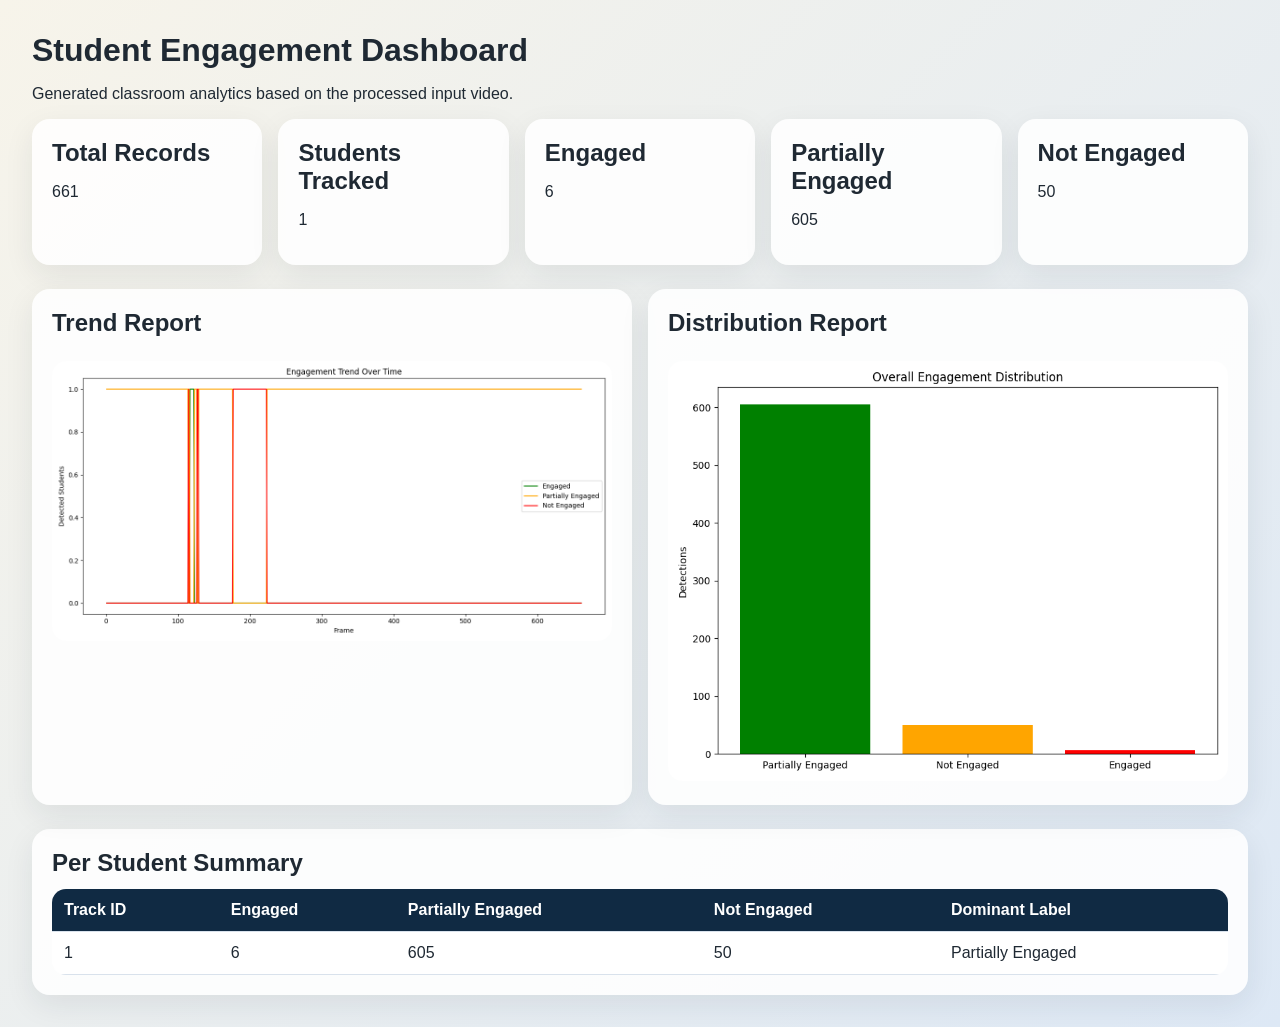
<file: outputs/dashboard.html>
<!DOCTYPE html>
<html lang="en">
<head>
  <meta charset="utf-8">
  <title>Student Engagement Dashboard</title>
  <style>
    body {
      font-family: "Segoe UI", sans-serif;
      margin: 0;
      padding: 32px;
      background: linear-gradient(135deg, #f7f4ea 0%, #dde8f5 100%);
      color: #1f2933;
    }
    h1, h2 { margin: 0 0 12px; }
    .grid {
      display: grid;
      grid-template-columns: repeat(auto-fit, minmax(220px, 1fr));
      gap: 16px;
      margin-bottom: 24px;
    }
    .card {
      background: rgba(255, 255, 255, 0.88);
      border-radius: 18px;
      padding: 20px;
      box-shadow: 0 10px 30px rgba(31, 41, 51, 0.08);
    }
    img {
      max-width: 100%;
      border-radius: 14px;
      margin-top: 12px;
    }
    table {
      width: 100%;
      border-collapse: collapse;
      background: rgba(255, 255, 255, 0.9);
      border-radius: 14px;
      overflow: hidden;
    }
    th, td {
      padding: 12px;
      border-bottom: 1px solid #d9e2ec;
      text-align: left;
    }
    th { background: #102a43; color: white; }
  </style>
</head>
<body>
  <h1>Student Engagement Dashboard</h1>
  <p>Generated classroom analytics based on the processed input video.</p>
  <div class="grid">
    <div class="card"><h2>Total Records</h2><p>661</p></div>
    <div class="card"><h2>Students Tracked</h2><p>1</p></div>
    <div class="card"><h2>Engaged</h2><p>6</p></div>
    <div class="card"><h2>Partially Engaged</h2><p>605</p></div>
    <div class="card"><h2>Not Engaged</h2><p>50</p></div>
  </div>
  <div class="grid">
    <div class="card">
      <h2>Trend Report</h2>
      <img src="engagement_trend.png" alt="Engagement trend chart">
    </div>
    <div class="card">
      <h2>Distribution Report</h2>
      <img src="engagement_distribution.png" alt="Engagement distribution chart">
    </div>
  </div>
  <div class="card">
    <h2>Per Student Summary</h2>
    <table>
      <thead>
        <tr>
          <th>Track ID</th>
          <th>Engaged</th>
          <th>Partially Engaged</th>
          <th>Not Engaged</th>
          <th>Dominant Label</th>
        </tr>
      </thead>
      <tbody>
        <tr><td>1</td><td>6</td><td>605</td><td>50</td><td>Partially Engaged</td></tr>
      </tbody>
    </table>
  </div>
</body>
</html>
</file>
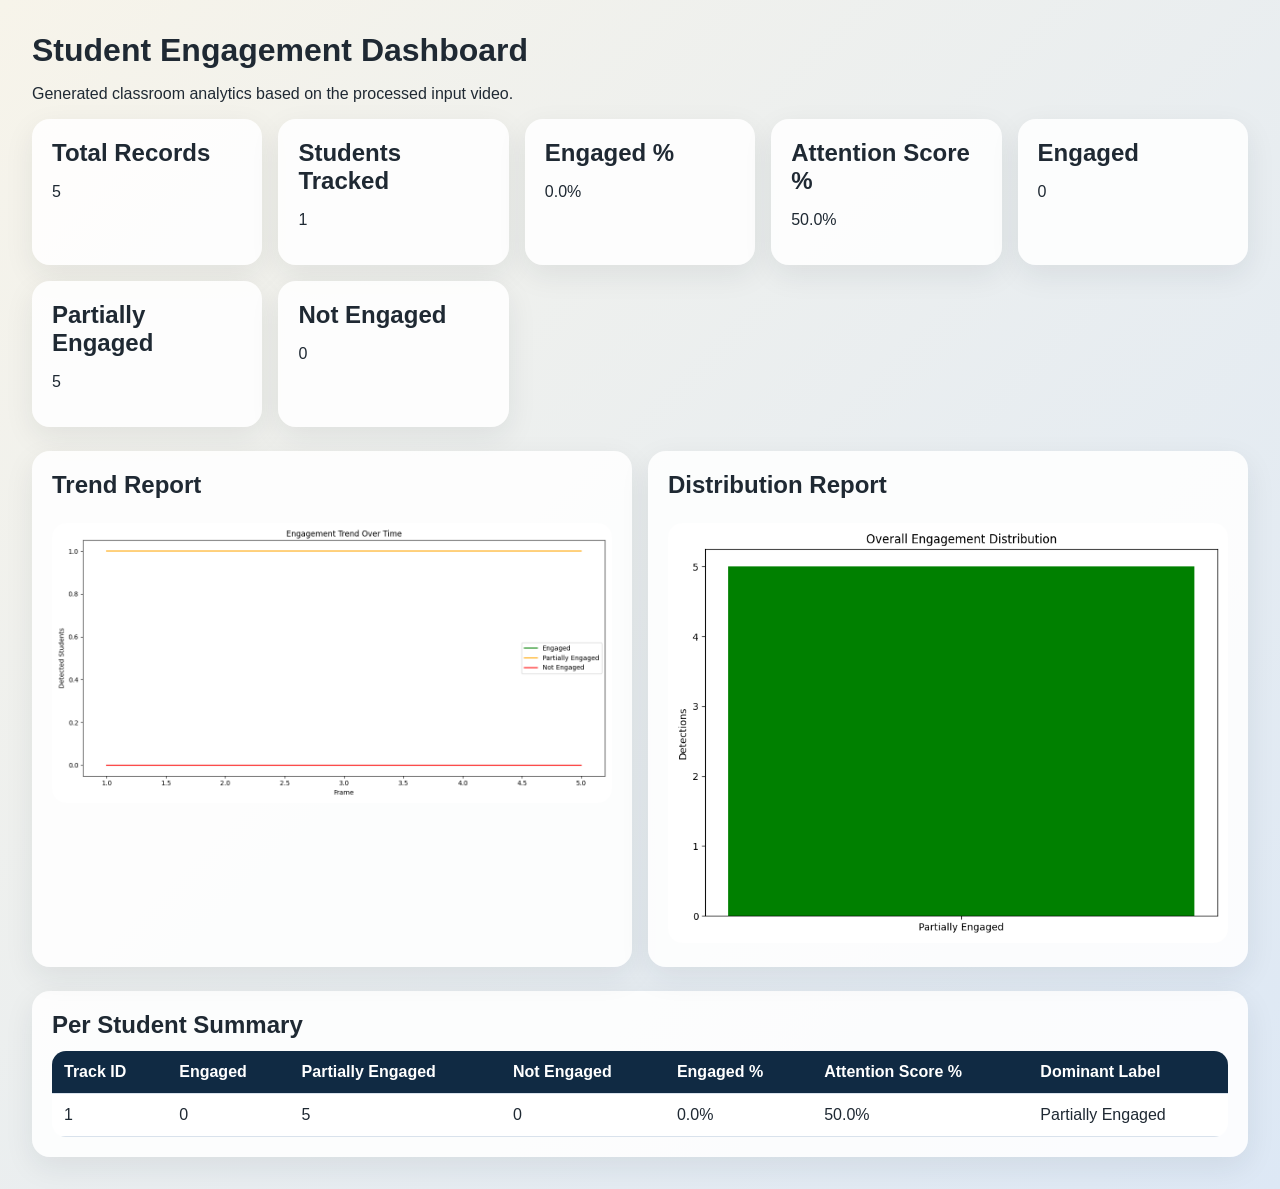
<file: outputs/codec_test/dashboard.html>
<!DOCTYPE html>
<html lang="en">
<head>
  <meta charset="utf-8">
  <title>Student Engagement Dashboard</title>
  <style>
    body {
      font-family: "Segoe UI", sans-serif;
      margin: 0;
      padding: 32px;
      background: linear-gradient(135deg, #f7f4ea 0%, #dde8f5 100%);
      color: #1f2933;
    }
    h1, h2 { margin: 0 0 12px; }
    .grid {
      display: grid;
      grid-template-columns: repeat(auto-fit, minmax(220px, 1fr));
      gap: 16px;
      margin-bottom: 24px;
    }
    .card {
      background: rgba(255, 255, 255, 0.88);
      border-radius: 18px;
      padding: 20px;
      box-shadow: 0 10px 30px rgba(31, 41, 51, 0.08);
    }
    img {
      max-width: 100%;
      border-radius: 14px;
      margin-top: 12px;
    }
    table {
      width: 100%;
      border-collapse: collapse;
      background: rgba(255, 255, 255, 0.9);
      border-radius: 14px;
      overflow: hidden;
    }
    th, td {
      padding: 12px;
      border-bottom: 1px solid #d9e2ec;
      text-align: left;
    }
    th { background: #102a43; color: white; }
  </style>
</head>
<body>
  <h1>Student Engagement Dashboard</h1>
  <p>Generated classroom analytics based on the processed input video.</p>
    <div class="grid">
    <div class="card"><h2>Total Records</h2><p>5</p></div>
    <div class="card"><h2>Students Tracked</h2><p>1</p></div>
    <div class="card"><h2>Engaged %</h2><p>0.0%</p></div>
    <div class="card"><h2>Attention Score %</h2><p>50.0%</p></div>
    <div class="card"><h2>Engaged</h2><p>0</p></div>
    <div class="card"><h2>Partially Engaged</h2><p>5</p></div>
    <div class="card"><h2>Not Engaged</h2><p>0</p></div>
  </div>
  <div class="grid">
    <div class="card">
      <h2>Trend Report</h2>
      <img src="engagement_trend.png" alt="Engagement trend chart">
    </div>
    <div class="card">
      <h2>Distribution Report</h2>
      <img src="engagement_distribution.png" alt="Engagement distribution chart">
    </div>
  </div>
  <div class="card">
    <h2>Per Student Summary</h2>
    <table>
      <thead>
        <tr>
          <th>Track ID</th>
          <th>Engaged</th>
          <th>Partially Engaged</th>
          <th>Not Engaged</th>
          <th>Engaged %</th>
          <th>Attention Score %</th>
          <th>Dominant Label</th>
        </tr>
      </thead>
      <tbody>
        <tr><td>1</td><td>0</td><td>5</td><td>0</td><td>0.0%</td><td>50.0%</td><td>Partially Engaged</td></tr>
      </tbody>
    </table>
  </div>
</body>
</html>
</file>
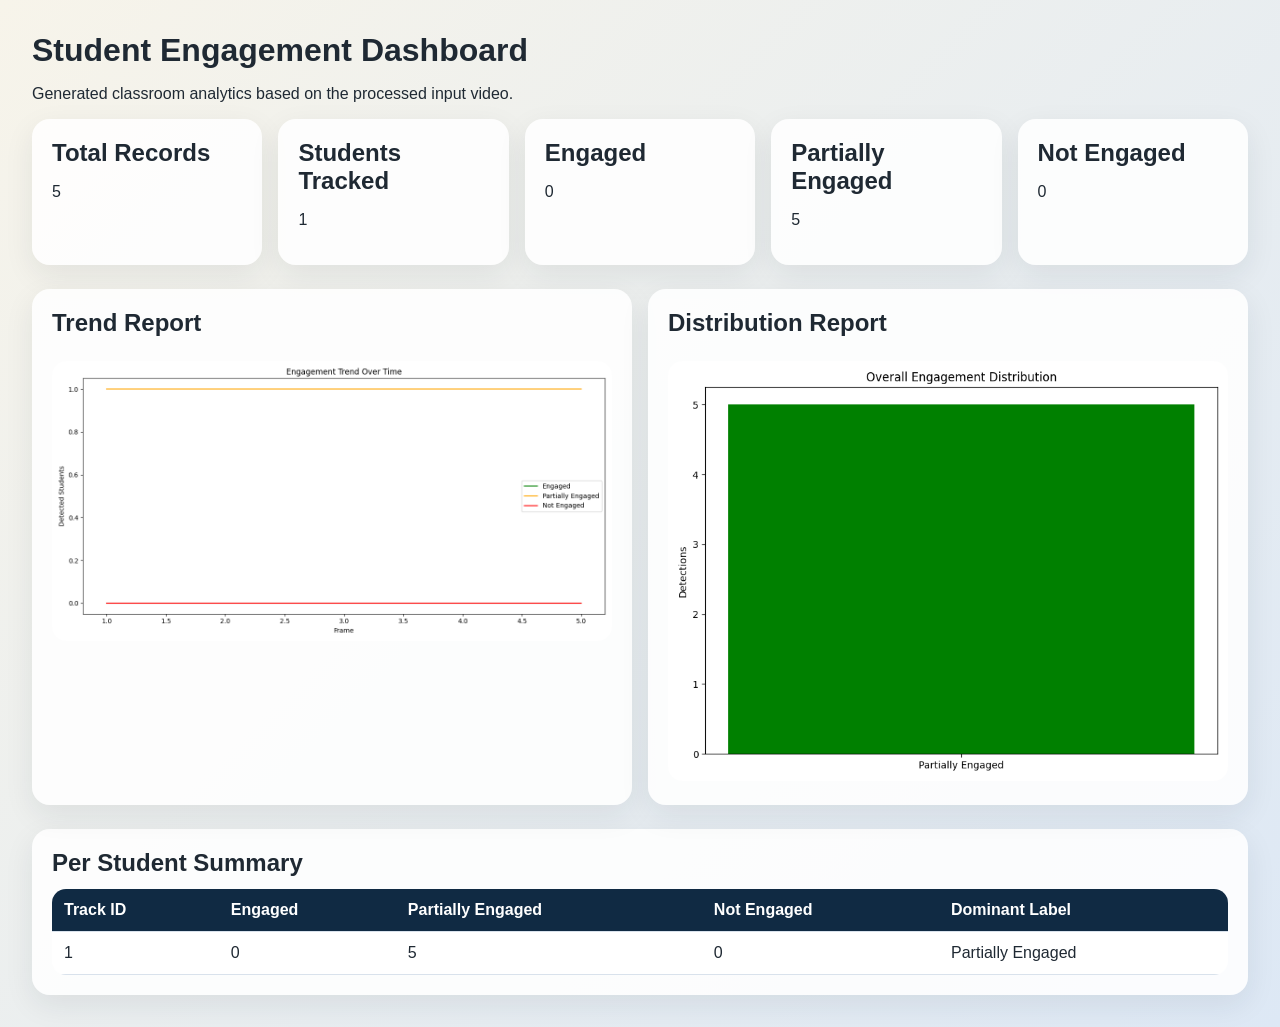
<file: outputs/web_test/dashboard.html>
<!DOCTYPE html>
<html lang="en">
<head>
  <meta charset="utf-8">
  <title>Student Engagement Dashboard</title>
  <style>
    body {
      font-family: "Segoe UI", sans-serif;
      margin: 0;
      padding: 32px;
      background: linear-gradient(135deg, #f7f4ea 0%, #dde8f5 100%);
      color: #1f2933;
    }
    h1, h2 { margin: 0 0 12px; }
    .grid {
      display: grid;
      grid-template-columns: repeat(auto-fit, minmax(220px, 1fr));
      gap: 16px;
      margin-bottom: 24px;
    }
    .card {
      background: rgba(255, 255, 255, 0.88);
      border-radius: 18px;
      padding: 20px;
      box-shadow: 0 10px 30px rgba(31, 41, 51, 0.08);
    }
    img {
      max-width: 100%;
      border-radius: 14px;
      margin-top: 12px;
    }
    table {
      width: 100%;
      border-collapse: collapse;
      background: rgba(255, 255, 255, 0.9);
      border-radius: 14px;
      overflow: hidden;
    }
    th, td {
      padding: 12px;
      border-bottom: 1px solid #d9e2ec;
      text-align: left;
    }
    th { background: #102a43; color: white; }
  </style>
</head>
<body>
  <h1>Student Engagement Dashboard</h1>
  <p>Generated classroom analytics based on the processed input video.</p>
  <div class="grid">
    <div class="card"><h2>Total Records</h2><p>5</p></div>
    <div class="card"><h2>Students Tracked</h2><p>1</p></div>
    <div class="card"><h2>Engaged</h2><p>0</p></div>
    <div class="card"><h2>Partially Engaged</h2><p>5</p></div>
    <div class="card"><h2>Not Engaged</h2><p>0</p></div>
  </div>
  <div class="grid">
    <div class="card">
      <h2>Trend Report</h2>
      <img src="engagement_trend.png" alt="Engagement trend chart">
    </div>
    <div class="card">
      <h2>Distribution Report</h2>
      <img src="engagement_distribution.png" alt="Engagement distribution chart">
    </div>
  </div>
  <div class="card">
    <h2>Per Student Summary</h2>
    <table>
      <thead>
        <tr>
          <th>Track ID</th>
          <th>Engaged</th>
          <th>Partially Engaged</th>
          <th>Not Engaged</th>
          <th>Dominant Label</th>
        </tr>
      </thead>
      <tbody>
        <tr><td>1</td><td>0</td><td>5</td><td>0</td><td>Partially Engaged</td></tr>
      </tbody>
    </table>
  </div>
</body>
</html>
</file>
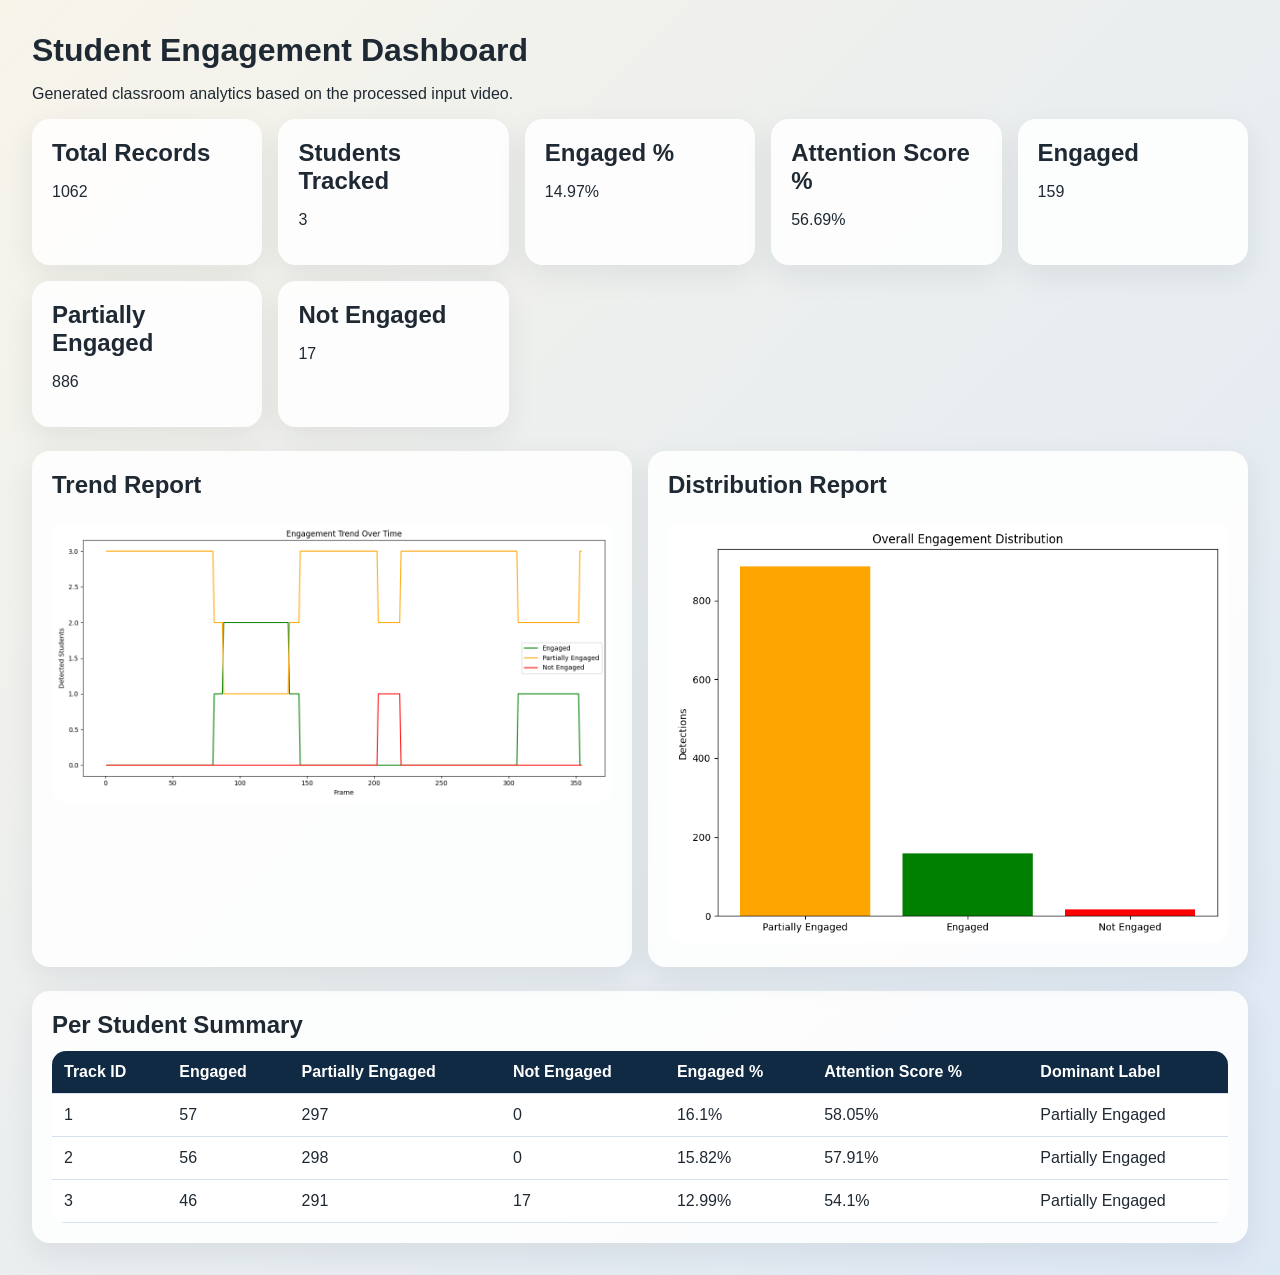
<file: web_runs/3c5d36f193/dashboard.html>
<!DOCTYPE html>
<html lang="en">
<head>
  <meta charset="utf-8">
  <title>Student Engagement Dashboard</title>
  <style>
    body {
      font-family: "Segoe UI", sans-serif;
      margin: 0;
      padding: 32px;
      background: linear-gradient(135deg, #f7f4ea 0%, #dde8f5 100%);
      color: #1f2933;
    }
    h1, h2 { margin: 0 0 12px; }
    .grid {
      display: grid;
      grid-template-columns: repeat(auto-fit, minmax(220px, 1fr));
      gap: 16px;
      margin-bottom: 24px;
    }
    .card {
      background: rgba(255, 255, 255, 0.88);
      border-radius: 18px;
      padding: 20px;
      box-shadow: 0 10px 30px rgba(31, 41, 51, 0.08);
    }
    img {
      max-width: 100%;
      border-radius: 14px;
      margin-top: 12px;
    }
    table {
      width: 100%;
      border-collapse: collapse;
      background: rgba(255, 255, 255, 0.9);
      border-radius: 14px;
      overflow: hidden;
    }
    th, td {
      padding: 12px;
      border-bottom: 1px solid #d9e2ec;
      text-align: left;
    }
    th { background: #102a43; color: white; }
  </style>
</head>
<body>
  <h1>Student Engagement Dashboard</h1>
  <p>Generated classroom analytics based on the processed input video.</p>
    <div class="grid">
    <div class="card"><h2>Total Records</h2><p>1062</p></div>
    <div class="card"><h2>Students Tracked</h2><p>3</p></div>
    <div class="card"><h2>Engaged %</h2><p>14.97%</p></div>
    <div class="card"><h2>Attention Score %</h2><p>56.69%</p></div>
    <div class="card"><h2>Engaged</h2><p>159</p></div>
    <div class="card"><h2>Partially Engaged</h2><p>886</p></div>
    <div class="card"><h2>Not Engaged</h2><p>17</p></div>
  </div>
  <div class="grid">
    <div class="card">
      <h2>Trend Report</h2>
      <img src="engagement_trend.png" alt="Engagement trend chart">
    </div>
    <div class="card">
      <h2>Distribution Report</h2>
      <img src="engagement_distribution.png" alt="Engagement distribution chart">
    </div>
  </div>
  <div class="card">
    <h2>Per Student Summary</h2>
    <table>
      <thead>
        <tr>
          <th>Track ID</th>
          <th>Engaged</th>
          <th>Partially Engaged</th>
          <th>Not Engaged</th>
          <th>Engaged %</th>
          <th>Attention Score %</th>
          <th>Dominant Label</th>
        </tr>
      </thead>
      <tbody>
        <tr><td>1</td><td>57</td><td>297</td><td>0</td><td>16.1%</td><td>58.05%</td><td>Partially Engaged</td></tr><tr><td>2</td><td>56</td><td>298</td><td>0</td><td>15.82%</td><td>57.91%</td><td>Partially Engaged</td></tr><tr><td>3</td><td>46</td><td>291</td><td>17</td><td>12.99%</td><td>54.1%</td><td>Partially Engaged</td></tr>
      </tbody>
    </table>
  </div>
</body>
</html>
</file>
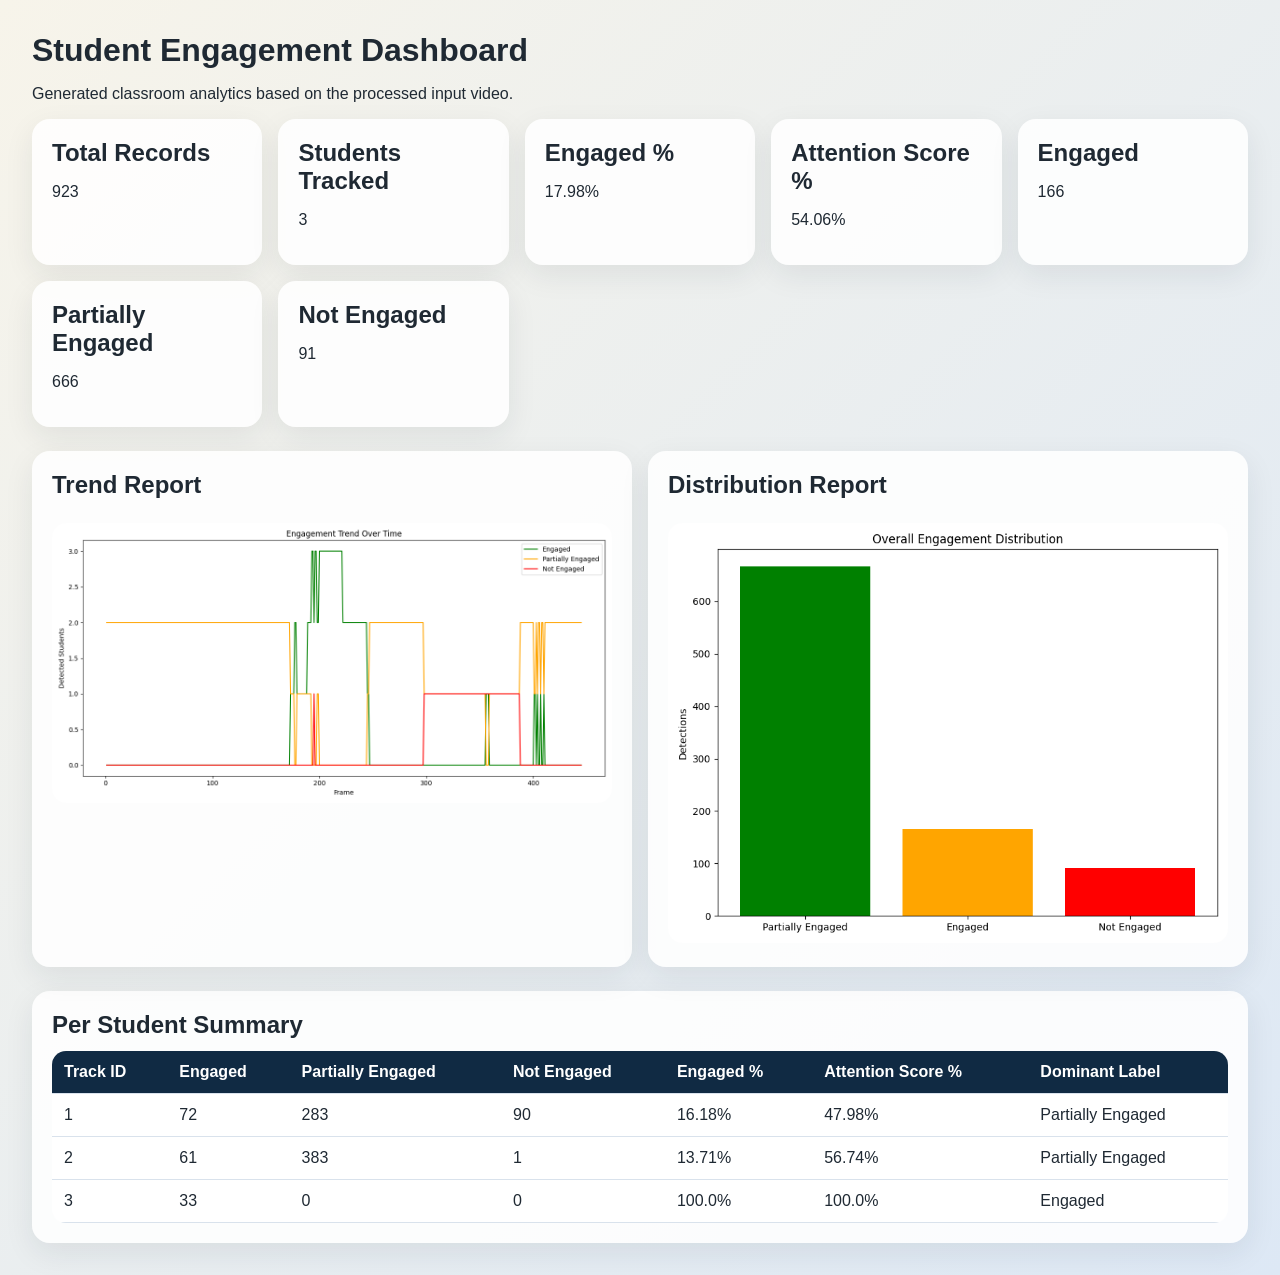
<file: web_runs/49ccd47ca9/dashboard.html>
<!DOCTYPE html>
<html lang="en">
<head>
  <meta charset="utf-8">
  <title>Student Engagement Dashboard</title>
  <style>
    body {
      font-family: "Segoe UI", sans-serif;
      margin: 0;
      padding: 32px;
      background: linear-gradient(135deg, #f7f4ea 0%, #dde8f5 100%);
      color: #1f2933;
    }
    h1, h2 { margin: 0 0 12px; }
    .grid {
      display: grid;
      grid-template-columns: repeat(auto-fit, minmax(220px, 1fr));
      gap: 16px;
      margin-bottom: 24px;
    }
    .card {
      background: rgba(255, 255, 255, 0.88);
      border-radius: 18px;
      padding: 20px;
      box-shadow: 0 10px 30px rgba(31, 41, 51, 0.08);
    }
    img {
      max-width: 100%;
      border-radius: 14px;
      margin-top: 12px;
    }
    table {
      width: 100%;
      border-collapse: collapse;
      background: rgba(255, 255, 255, 0.9);
      border-radius: 14px;
      overflow: hidden;
    }
    th, td {
      padding: 12px;
      border-bottom: 1px solid #d9e2ec;
      text-align: left;
    }
    th { background: #102a43; color: white; }
  </style>
</head>
<body>
  <h1>Student Engagement Dashboard</h1>
  <p>Generated classroom analytics based on the processed input video.</p>
    <div class="grid">
    <div class="card"><h2>Total Records</h2><p>923</p></div>
    <div class="card"><h2>Students Tracked</h2><p>3</p></div>
    <div class="card"><h2>Engaged %</h2><p>17.98%</p></div>
    <div class="card"><h2>Attention Score %</h2><p>54.06%</p></div>
    <div class="card"><h2>Engaged</h2><p>166</p></div>
    <div class="card"><h2>Partially Engaged</h2><p>666</p></div>
    <div class="card"><h2>Not Engaged</h2><p>91</p></div>
  </div>
  <div class="grid">
    <div class="card">
      <h2>Trend Report</h2>
      <img src="engagement_trend.png" alt="Engagement trend chart">
    </div>
    <div class="card">
      <h2>Distribution Report</h2>
      <img src="engagement_distribution.png" alt="Engagement distribution chart">
    </div>
  </div>
  <div class="card">
    <h2>Per Student Summary</h2>
    <table>
      <thead>
        <tr>
          <th>Track ID</th>
          <th>Engaged</th>
          <th>Partially Engaged</th>
          <th>Not Engaged</th>
          <th>Engaged %</th>
          <th>Attention Score %</th>
          <th>Dominant Label</th>
        </tr>
      </thead>
      <tbody>
        <tr><td>1</td><td>72</td><td>283</td><td>90</td><td>16.18%</td><td>47.98%</td><td>Partially Engaged</td></tr><tr><td>2</td><td>61</td><td>383</td><td>1</td><td>13.71%</td><td>56.74%</td><td>Partially Engaged</td></tr><tr><td>3</td><td>33</td><td>0</td><td>0</td><td>100.0%</td><td>100.0%</td><td>Engaged</td></tr>
      </tbody>
    </table>
  </div>
</body>
</html>
</file>
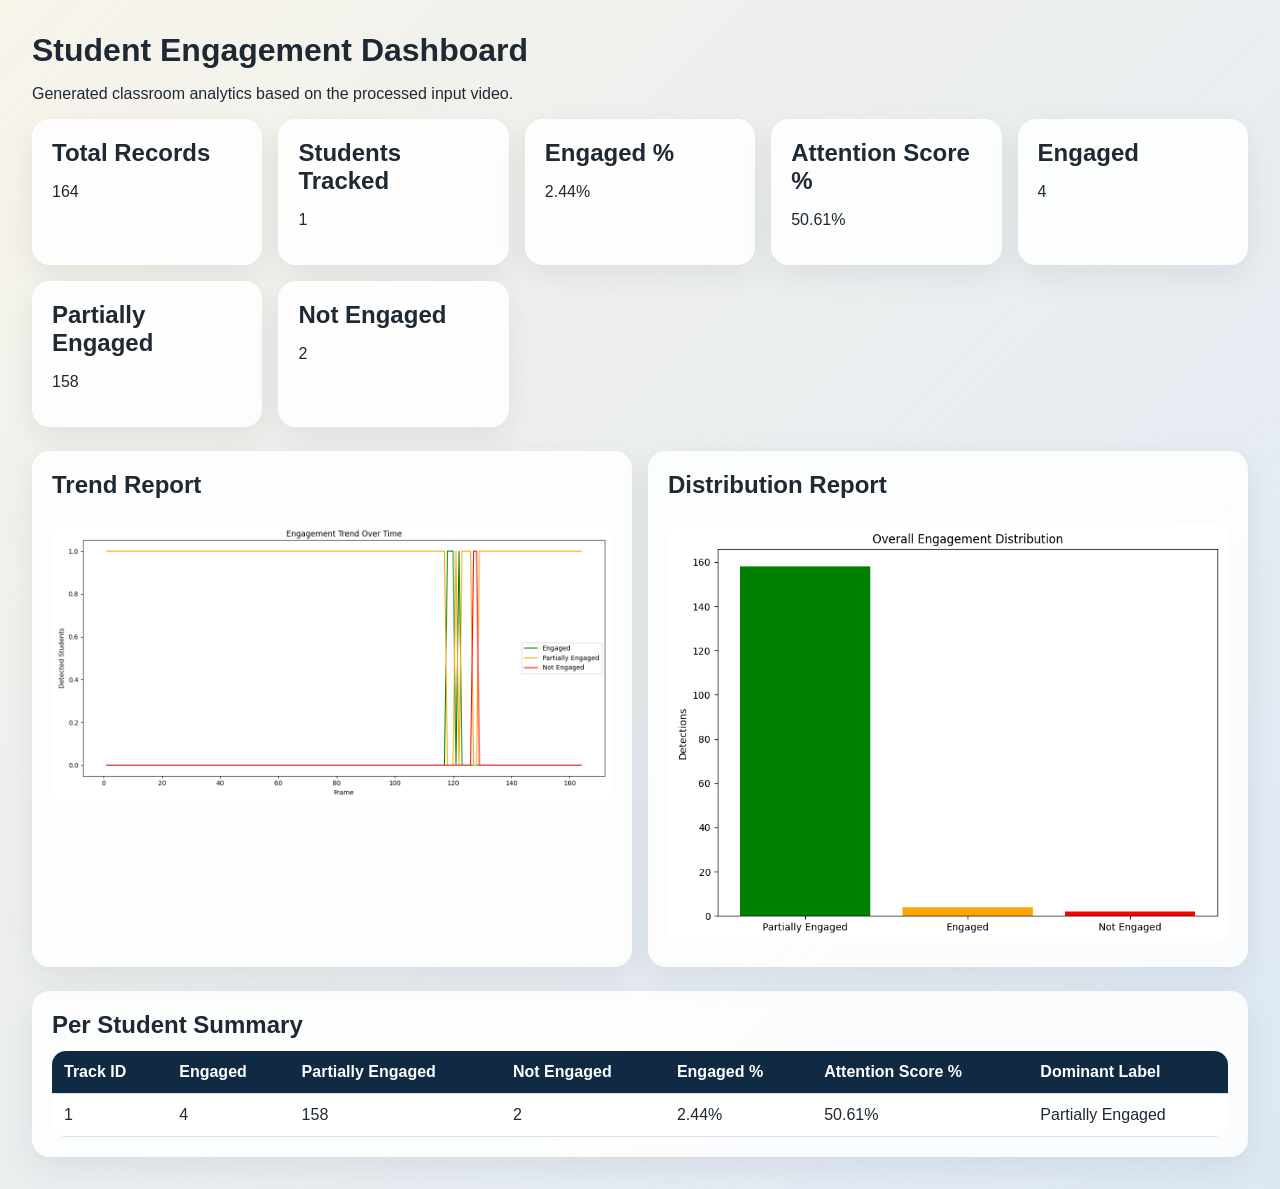
<file: web_runs/65c072baf9/dashboard.html>
<!DOCTYPE html>
<html lang="en">
<head>
  <meta charset="utf-8">
  <title>Student Engagement Dashboard</title>
  <style>
    body {
      font-family: "Segoe UI", sans-serif;
      margin: 0;
      padding: 32px;
      background: linear-gradient(135deg, #f7f4ea 0%, #dde8f5 100%);
      color: #1f2933;
    }
    h1, h2 { margin: 0 0 12px; }
    .grid {
      display: grid;
      grid-template-columns: repeat(auto-fit, minmax(220px, 1fr));
      gap: 16px;
      margin-bottom: 24px;
    }
    .card {
      background: rgba(255, 255, 255, 0.88);
      border-radius: 18px;
      padding: 20px;
      box-shadow: 0 10px 30px rgba(31, 41, 51, 0.08);
    }
    img {
      max-width: 100%;
      border-radius: 14px;
      margin-top: 12px;
    }
    table {
      width: 100%;
      border-collapse: collapse;
      background: rgba(255, 255, 255, 0.9);
      border-radius: 14px;
      overflow: hidden;
    }
    th, td {
      padding: 12px;
      border-bottom: 1px solid #d9e2ec;
      text-align: left;
    }
    th { background: #102a43; color: white; }
  </style>
</head>
<body>
  <h1>Student Engagement Dashboard</h1>
  <p>Generated classroom analytics based on the processed input video.</p>
    <div class="grid">
    <div class="card"><h2>Total Records</h2><p>164</p></div>
    <div class="card"><h2>Students Tracked</h2><p>1</p></div>
    <div class="card"><h2>Engaged %</h2><p>2.44%</p></div>
    <div class="card"><h2>Attention Score %</h2><p>50.61%</p></div>
    <div class="card"><h2>Engaged</h2><p>4</p></div>
    <div class="card"><h2>Partially Engaged</h2><p>158</p></div>
    <div class="card"><h2>Not Engaged</h2><p>2</p></div>
  </div>
  <div class="grid">
    <div class="card">
      <h2>Trend Report</h2>
      <img src="engagement_trend.png" alt="Engagement trend chart">
    </div>
    <div class="card">
      <h2>Distribution Report</h2>
      <img src="engagement_distribution.png" alt="Engagement distribution chart">
    </div>
  </div>
  <div class="card">
    <h2>Per Student Summary</h2>
    <table>
      <thead>
        <tr>
          <th>Track ID</th>
          <th>Engaged</th>
          <th>Partially Engaged</th>
          <th>Not Engaged</th>
          <th>Engaged %</th>
          <th>Attention Score %</th>
          <th>Dominant Label</th>
        </tr>
      </thead>
      <tbody>
        <tr><td>1</td><td>4</td><td>158</td><td>2</td><td>2.44%</td><td>50.61%</td><td>Partially Engaged</td></tr>
      </tbody>
    </table>
  </div>
</body>
</html>
</file>
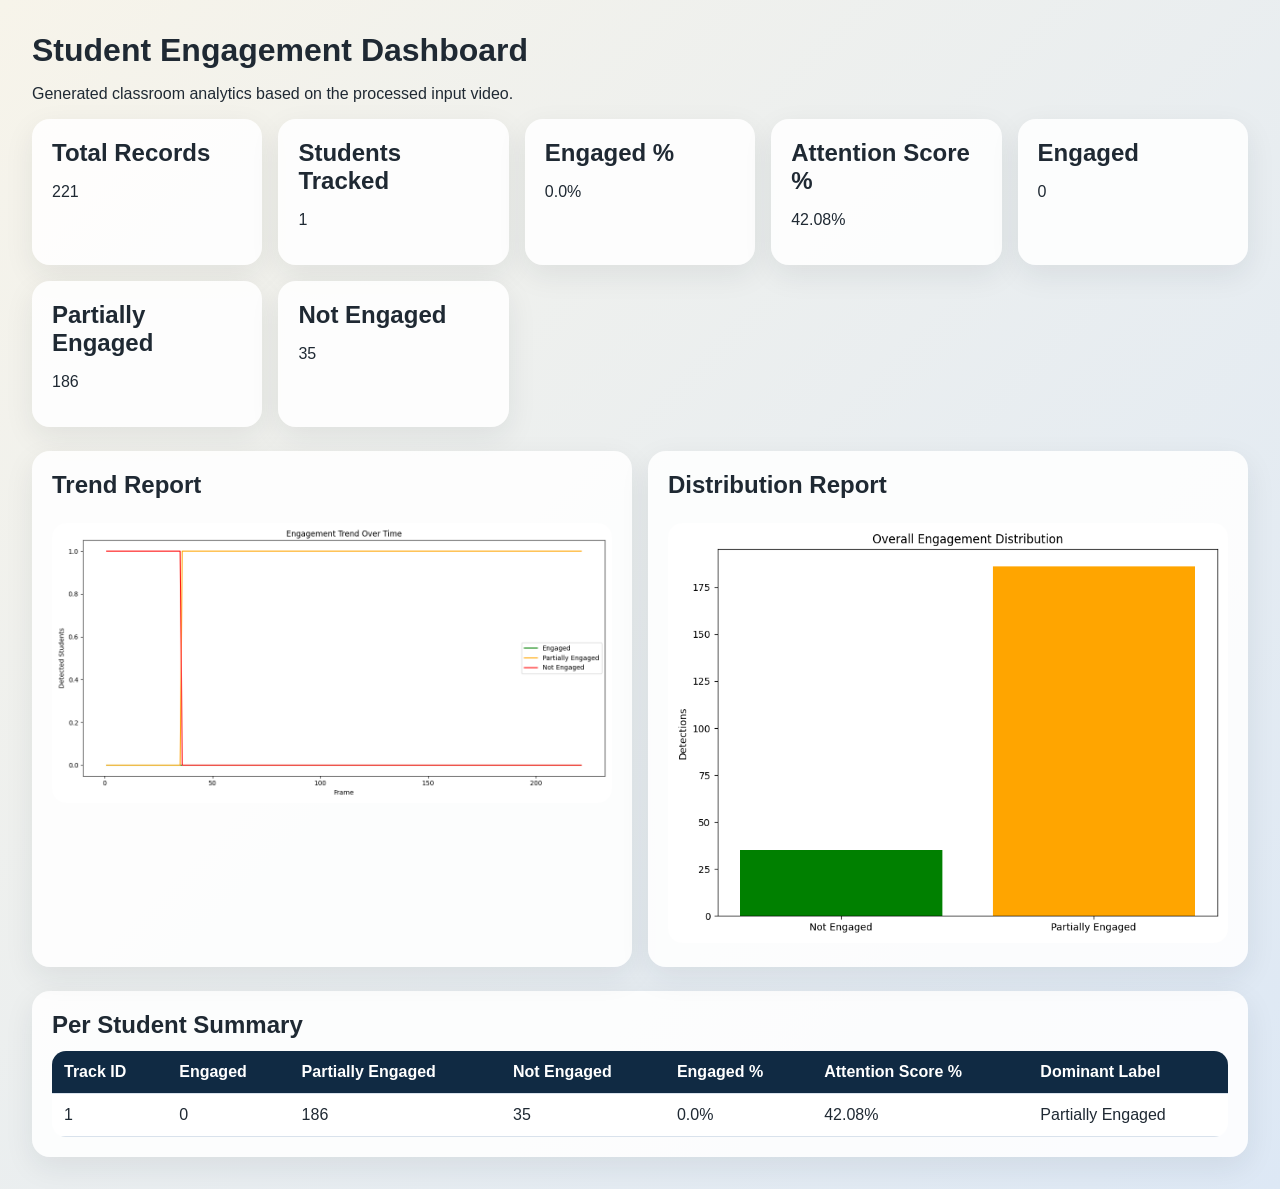
<file: web_runs/79f3d30193/dashboard.html>
<!DOCTYPE html>
<html lang="en">
<head>
  <meta charset="utf-8">
  <title>Student Engagement Dashboard</title>
  <style>
    body {
      font-family: "Segoe UI", sans-serif;
      margin: 0;
      padding: 32px;
      background: linear-gradient(135deg, #f7f4ea 0%, #dde8f5 100%);
      color: #1f2933;
    }
    h1, h2 { margin: 0 0 12px; }
    .grid {
      display: grid;
      grid-template-columns: repeat(auto-fit, minmax(220px, 1fr));
      gap: 16px;
      margin-bottom: 24px;
    }
    .card {
      background: rgba(255, 255, 255, 0.88);
      border-radius: 18px;
      padding: 20px;
      box-shadow: 0 10px 30px rgba(31, 41, 51, 0.08);
    }
    img {
      max-width: 100%;
      border-radius: 14px;
      margin-top: 12px;
    }
    table {
      width: 100%;
      border-collapse: collapse;
      background: rgba(255, 255, 255, 0.9);
      border-radius: 14px;
      overflow: hidden;
    }
    th, td {
      padding: 12px;
      border-bottom: 1px solid #d9e2ec;
      text-align: left;
    }
    th { background: #102a43; color: white; }
  </style>
</head>
<body>
  <h1>Student Engagement Dashboard</h1>
  <p>Generated classroom analytics based on the processed input video.</p>
    <div class="grid">
    <div class="card"><h2>Total Records</h2><p>221</p></div>
    <div class="card"><h2>Students Tracked</h2><p>1</p></div>
    <div class="card"><h2>Engaged %</h2><p>0.0%</p></div>
    <div class="card"><h2>Attention Score %</h2><p>42.08%</p></div>
    <div class="card"><h2>Engaged</h2><p>0</p></div>
    <div class="card"><h2>Partially Engaged</h2><p>186</p></div>
    <div class="card"><h2>Not Engaged</h2><p>35</p></div>
  </div>
  <div class="grid">
    <div class="card">
      <h2>Trend Report</h2>
      <img src="engagement_trend.png" alt="Engagement trend chart">
    </div>
    <div class="card">
      <h2>Distribution Report</h2>
      <img src="engagement_distribution.png" alt="Engagement distribution chart">
    </div>
  </div>
  <div class="card">
    <h2>Per Student Summary</h2>
    <table>
      <thead>
        <tr>
          <th>Track ID</th>
          <th>Engaged</th>
          <th>Partially Engaged</th>
          <th>Not Engaged</th>
          <th>Engaged %</th>
          <th>Attention Score %</th>
          <th>Dominant Label</th>
        </tr>
      </thead>
      <tbody>
        <tr><td>1</td><td>0</td><td>186</td><td>35</td><td>0.0%</td><td>42.08%</td><td>Partially Engaged</td></tr>
      </tbody>
    </table>
  </div>
</body>
</html>
</file>
